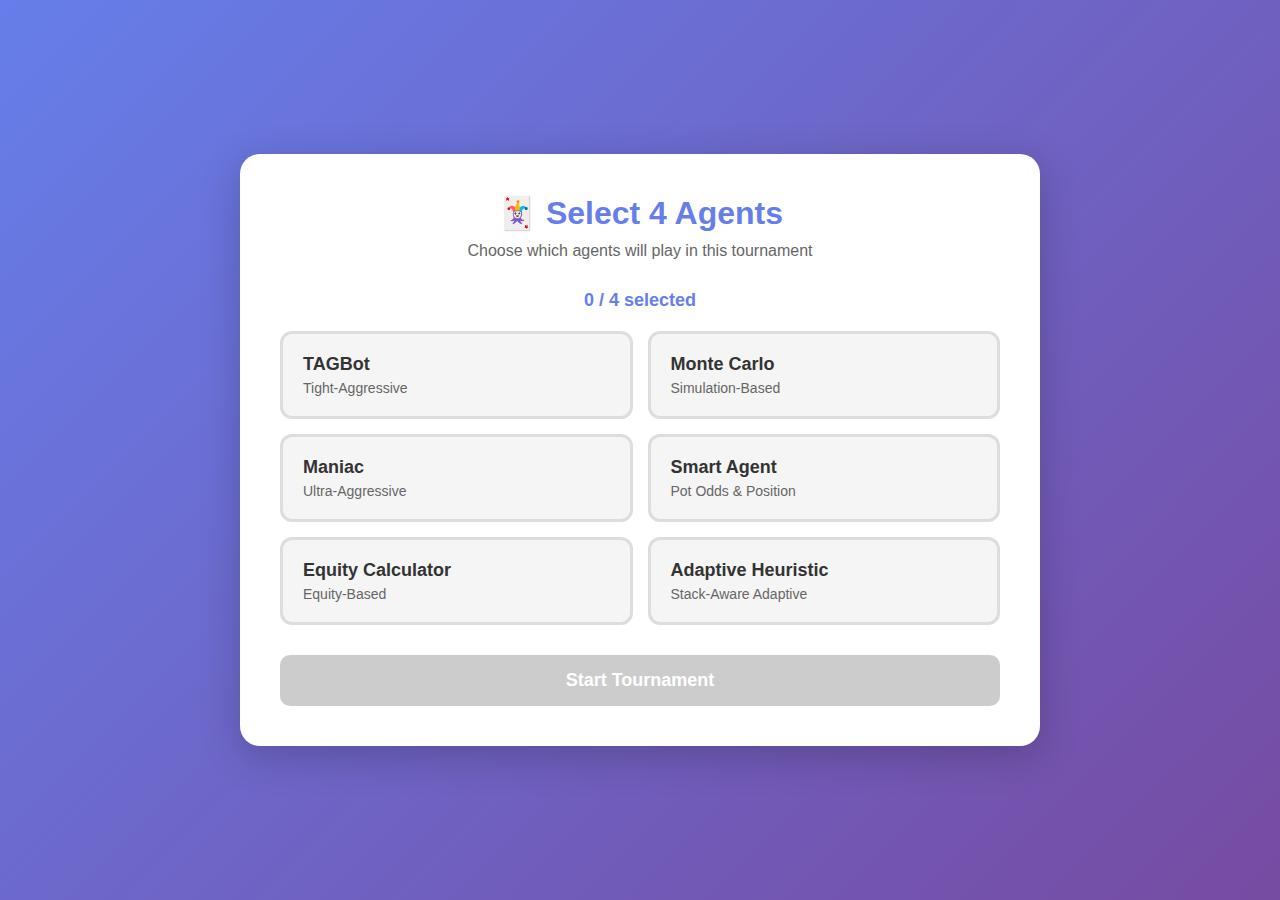
<file: frontend/agent-selection.html>
<!DOCTYPE html>
<html lang="en">
<head>
    <meta charset="UTF-8">
    <meta name="viewport" content="width=device-width, initial-scale=1.0">
    <title>Select Agents</title>
    <style>
        * {
            margin: 0;
            padding: 0;
            box-sizing: border-box;
        }
        body {
            font-family: 'Segoe UI', Tahoma, Geneva, Verdana, sans-serif;
            background: linear-gradient(135deg, #667eea 0%, #764ba2 100%);
            min-height: 100vh;
            display: flex;
            align-items: center;
            justify-content: center;
            padding: 20px;
        }
        .selection-container {
            background: white;
            border-radius: 20px;
            padding: 40px;
            max-width: 800px;
            width: 100%;
            box-shadow: 0 10px 40px rgba(0,0,0,0.2);
        }
        h1 {
            color: #667eea;
            margin-bottom: 10px;
            text-align: center;
        }
        .subtitle {
            text-align: center;
            color: #666;
            margin-bottom: 30px;
        }
        .agents-grid {
            display: grid;
            grid-template-columns: repeat(2, 1fr);
            gap: 15px;
            margin-bottom: 30px;
        }
        .agent-option {
            background: #f5f5f5;
            border: 3px solid #ddd;
            border-radius: 12px;
            padding: 20px;
            cursor: pointer;
            transition: all 0.3s;
        }
        .agent-option:hover {
            border-color: #667eea;
            background: #f0f0ff;
        }
        .agent-option.selected {
            border-color: #4CAF50;
            background: #e8f5e9;
        }
        .agent-option.disabled {
            opacity: 0.5;
            cursor: not-allowed;
        }
        .agent-name {
            font-weight: bold;
            font-size: 18px;
            color: #333;
            margin-bottom: 5px;
        }
        .agent-description {
            font-size: 14px;
            color: #666;
        }
        .selected-count {
            text-align: center;
            margin-bottom: 20px;
            font-size: 18px;
            color: #667eea;
            font-weight: bold;
        }
        .start-button {
            width: 100%;
            padding: 15px;
            background: #4CAF50;
            color: white;
            border: none;
            border-radius: 10px;
            font-size: 18px;
            font-weight: bold;
            cursor: pointer;
            transition: background 0.3s;
        }
        .start-button:hover:not(:disabled) {
            background: #45a049;
        }
        .start-button:disabled {
            background: #ccc;
            cursor: not-allowed;
        }
    </style>
</head>
<body>
    <div class="selection-container">
        <h1>🃏 Select 4 Agents</h1>
        <p class="subtitle">Choose which agents will play in this tournament</p>
        <div class="selected-count">
            <span id="selected-count">0</span> / 4 selected
        </div>
        <div class="agents-grid" id="agents-grid">
            <!-- Agents will be loaded here -->
        </div>
        <button class="start-button" id="start-button" disabled>Start Tournament</button>
    </div>
    <script>
        const agents = [
            { id: "tagbot", name: "TAGBot", description: "Tight-Aggressive" },
            { id: "montecarlo", name: "Monte Carlo", description: "Simulation-Based" },
            { id: "maniac", name: "Maniac", description: "Ultra-Aggressive" },
            { id: "smart_agent", name: "Smart Agent", description: "Pot Odds & Position" },
            { id: "equity", name: "Equity Calculator", description: "Equity-Based" },
            { id: "adaptive", name: "Adaptive Heuristic", description: "Stack-Aware Adaptive" }
        ];
        
        let selectedAgents = [];
        const maxSelection = 4;
        
        function renderAgents() {
            const grid = document.getElementById('agents-grid');
            grid.innerHTML = '';
            
            agents.forEach(agent => {
                const option = document.createElement('div');
                option.className = 'agent-option';
                option.dataset.agentId = agent.id;
                
                if (selectedAgents.includes(agent.id)) {
                    option.classList.add('selected');
                }
                
                option.innerHTML = `
                    <div class="agent-name">${agent.name}</div>
                    <div class="agent-description">${agent.description}</div>
                `;
                
                option.addEventListener('click', () => toggleAgent(agent.id));
                grid.appendChild(option);
            });
            
            updateSelectedCount();
        }
        
        function toggleAgent(agentId) {
            const index = selectedAgents.indexOf(agentId);
            if (index > -1) {
                selectedAgents.splice(index, 1);
            } else {
                if (selectedAgents.length < maxSelection) {
                    selectedAgents.push(agentId);
                }
            }
            renderAgents();
            updateStartButton();
        }
        
        function updateSelectedCount() {
            const countEl = document.getElementById('selected-count');
            countEl.textContent = selectedAgents.length;
        }
        
        function updateStartButton() {
            const button = document.getElementById('start-button');
            button.disabled = selectedAgents.length !== maxSelection;
        }
        
        document.getElementById('start-button').addEventListener('click', () => {
            if (selectedAgents.length === maxSelection) {
                // Send selection to backend
                fetch('/api/select-agents', {
                    method: 'POST',
                    headers: { 'Content-Type': 'application/json' },
                    body: JSON.stringify({ agents: selectedAgents })
                })
                .then(response => response.json())
                .then(data => {
                    if (data.success) {
                        // Show success message
                        alert('Agents selected! Starting tournament...');
                        // Redirect to main game view
                        window.location.href = '/';
                    } else {
                        alert('Error: ' + (data.error || 'Unknown error'));
                    }
                })
                .catch(error => {
                    console.error('Error:', error);
                    alert('Error starting tournament. Make sure the backend is running.');
                });
            }
        });
        
        renderAgents();
    </script>
</body>
</html>
</file>
